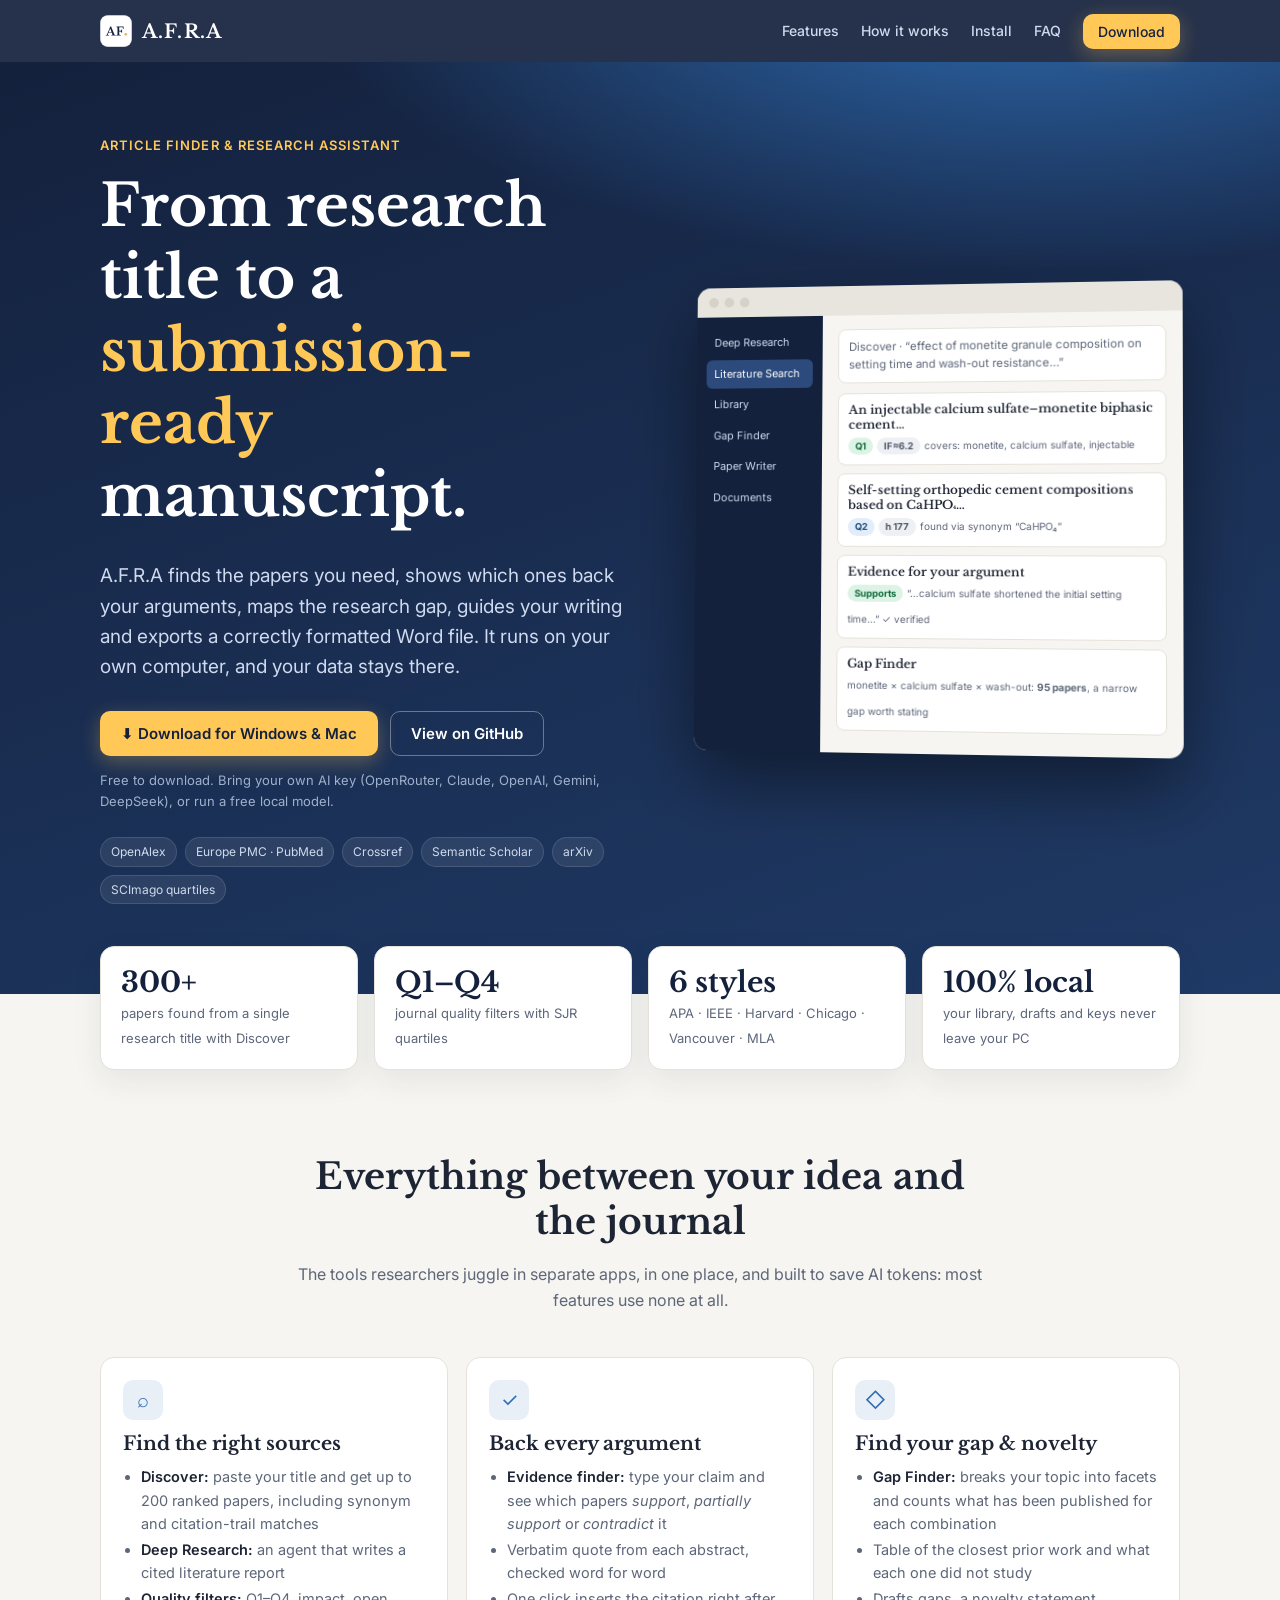
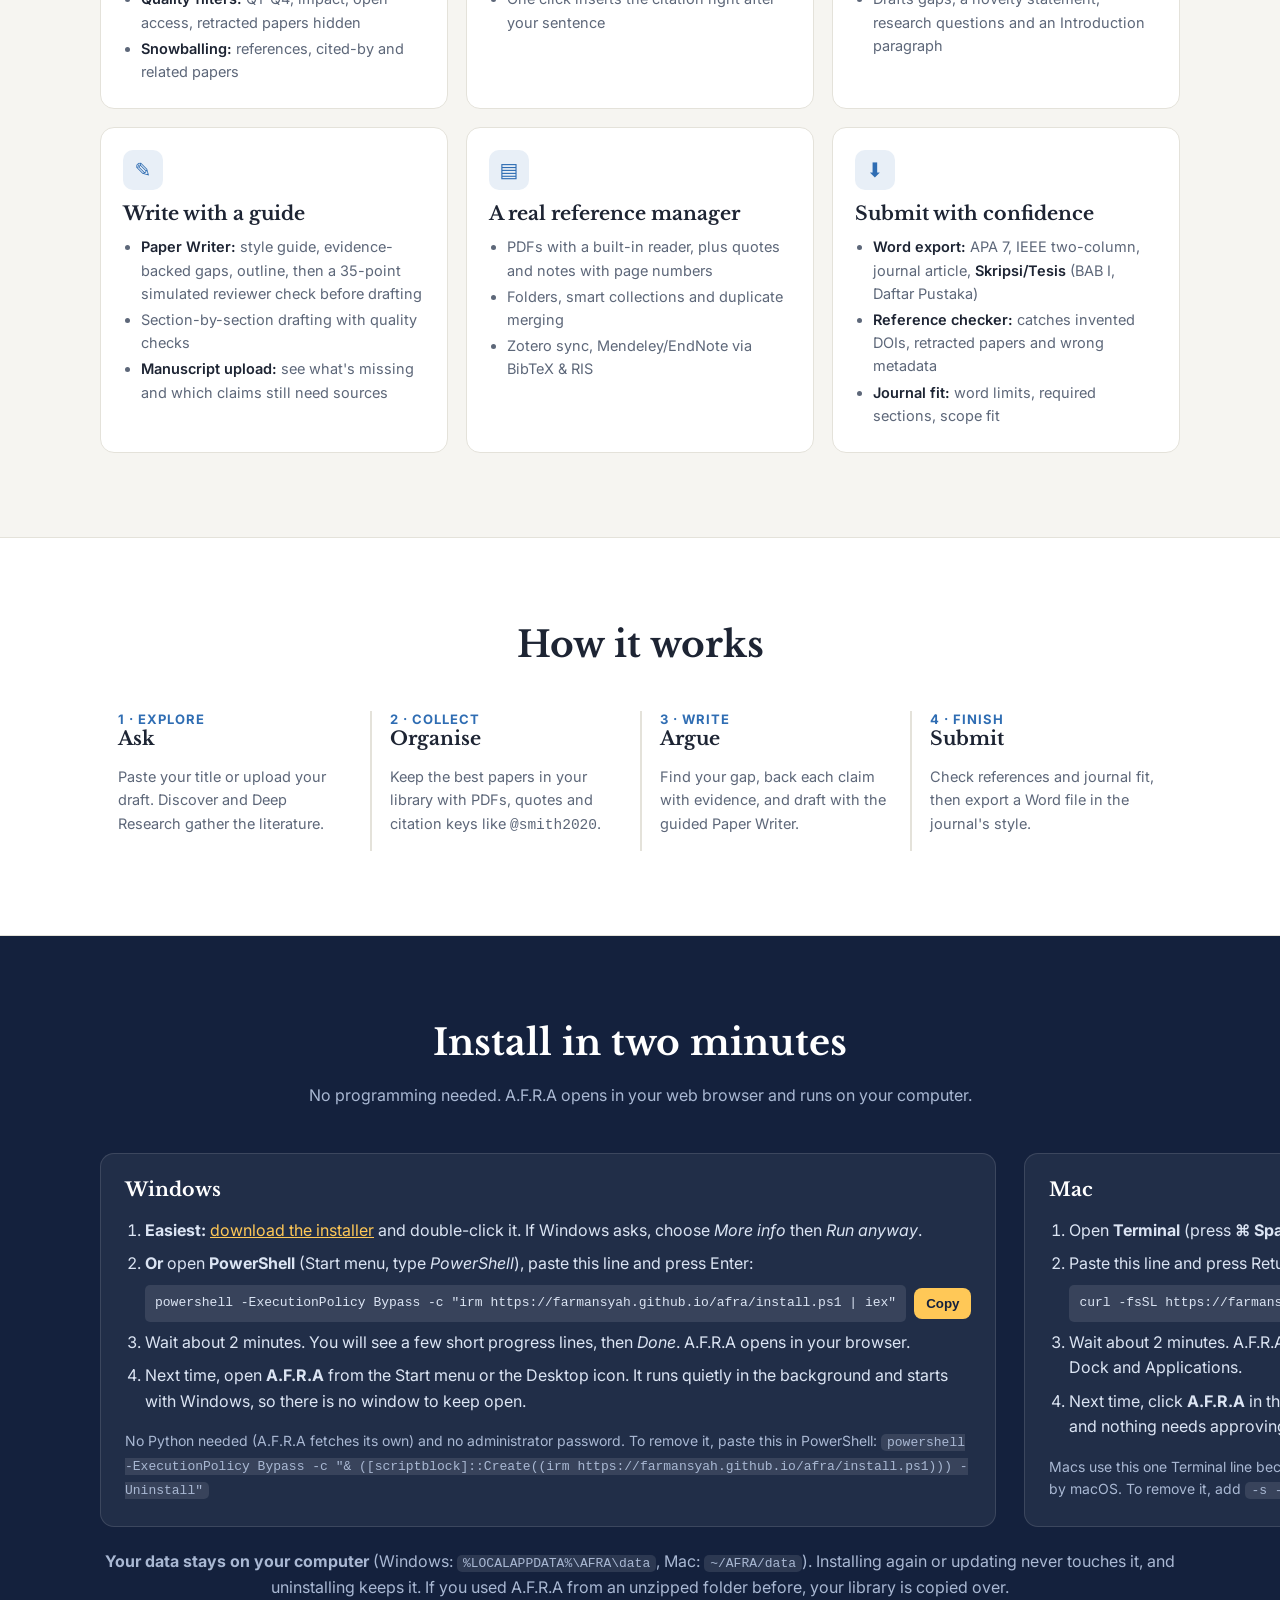
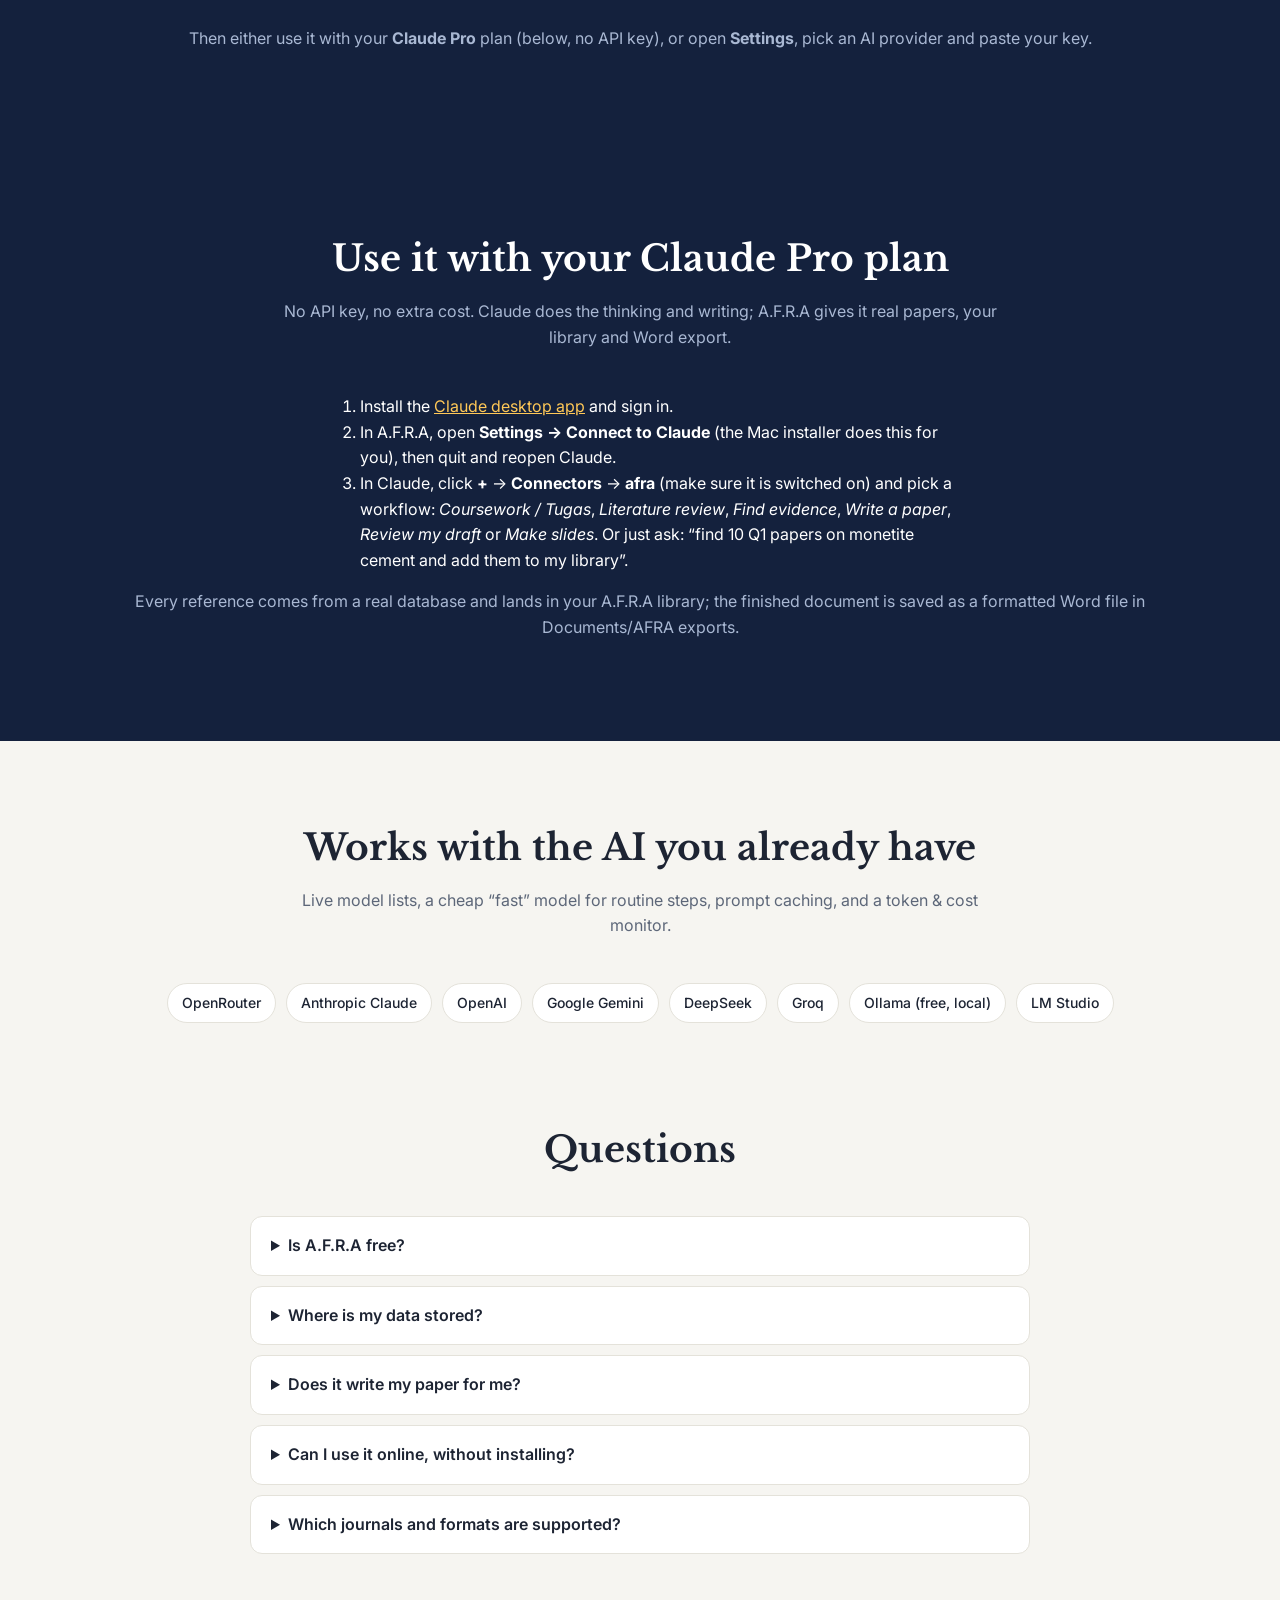
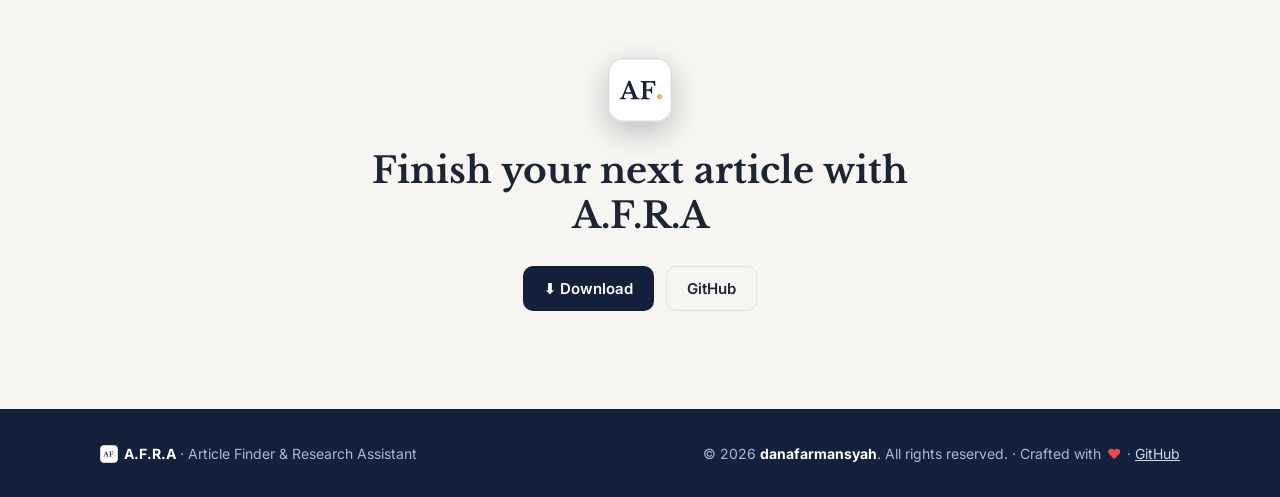
<file: docs/index.html>
<!doctype html>
<html lang="en">
<head>
<meta charset="utf-8">
<meta name="viewport" content="width=device-width, initial-scale=1">
<title>A.F.R.A – Article Finder & Research Assistant</title>
<meta name="description" content="A.F.R.A takes academic researchers from a research title to a submission-ready Word manuscript: source discovery, evidence for your arguments, gap finding, a guided paper writer and journal-ready formatting. Runs on your own computer.">
<meta property="og:title" content="A.F.R.A – Article Finder & Research Assistant">
<meta property="og:description" content="From research title to submission-ready manuscript, on your own computer.">
<meta property="og:type" content="website">
<link rel="icon" type="image/svg+xml" href="favicon.svg">
<link rel="preconnect" href="https://fonts.googleapis.com">
<link href="https://fonts.googleapis.com/css2?family=Inter:wght@400;500;600;700&family=Libre+Baskerville:wght@400;700&display=swap" rel="stylesheet">
<style>
  :root {
    --navy: #14213d; --navy-2: #1f3a66; --blue: #2f6db3; --gold: #ffc857; --ink: #1d2433; --muted: #5d6779;
    --bg: #f6f5f1; --card: #ffffff; --line: #e4e2da; --ok: #1e7b4f;
    --serif: "Libre Baskerville", Georgia, serif; --sans: Inter, "Segoe UI", system-ui, sans-serif;
  }
  * { box-sizing: border-box; }
  html { scroll-behavior: smooth; }
  body { margin: 0; font: 16px/1.6 var(--sans); color: var(--ink); background: var(--bg); }
  a { color: var(--blue); }
  .wrap { max-width: 1120px; margin: 0 auto; padding: 0 20px; }
  h1, h2, h3 { font-family: var(--serif); font-weight: 700; line-height: 1.25; margin: 0 0 .5em; }
  h2 { font-size: clamp(26px, 3.4vw, 36px); }
  h3 { font-size: 19px; }
  .muted { color: var(--muted); }

  /* nav */
  nav { position: sticky; top: 0; z-index: 10; background: rgba(20, 33, 61, .92); backdrop-filter: blur(8px); }
  nav .wrap { display: flex; align-items: center; justify-content: space-between; height: 62px; }
  .brand { display: flex; align-items: center; gap: 10px; color: #fff; text-decoration: none; font: 700 19px var(--serif); letter-spacing: .06em; }
  .brand img { width: 32px; height: 32px; border-radius: 8px; }
  nav .links { display: flex; gap: 22px; align-items: center; }
  nav .links a { color: #cfdaee; text-decoration: none; font-size: 14px; font-weight: 500; }
  nav .links a:hover { color: #fff; }
  @media (max-width: 760px) { nav .links a:not(.btn) { display: none; } }

  .btn { display: inline-flex; align-items: center; gap: 8px; padding: 12px 20px; border-radius: 10px; font: 600 15px var(--sans);
    text-decoration: none; border: 1px solid transparent; transition: transform .15s, box-shadow .15s; }
  .btn:hover { transform: translateY(-1px); }
  .btn.gold { background: var(--gold); color: var(--navy); box-shadow: 0 6px 20px rgba(255, 200, 87, .3); }
  .btn.ghost { color: #fff; border-color: rgba(255,255,255,.35); }
  .btn.small { padding: 8px 14px; font-size: 14px; }
  .btn.dark { background: var(--navy); color: #fff; }

  /* hero */
  .hero { background: radial-gradient(1200px 500px at 80% -10%, #2f6db3 0%, transparent 60%), linear-gradient(160deg, var(--navy) 0%, var(--navy-2) 100%);
    color: #fff; padding: 70px 0 90px; overflow: hidden; }
  .hero .wrap { display: grid; grid-template-columns: 1.05fr .95fr; gap: 48px; align-items: center; }
  @media (max-width: 900px) { .hero .wrap { grid-template-columns: 1fr; } }
  .eyebrow { display: inline-block; font-size: 13px; font-weight: 600; letter-spacing: .08em; text-transform: uppercase; color: var(--gold); margin-bottom: 14px; }
  .hero h1 { font-size: clamp(36px, 5.4vw, 58px); }
  .hero h1 em { font-style: normal; color: var(--gold); }
  .hero p.lead { font-size: 19px; color: #cfdaee; max-width: 560px; }
  .cta { display: flex; gap: 12px; flex-wrap: wrap; margin: 28px 0 14px; }
  .note { font-size: 13px; color: #9fb0cc; }
  .sources { display: flex; flex-wrap: wrap; gap: 8px; margin-top: 26px; }
  .sources span { font-size: 12px; padding: 4px 10px; border-radius: 99px; background: rgba(255,255,255,.08); color: #cfdaee; border: 1px solid rgba(255,255,255,.12); }

  /* app mock */
  .mock { background: #f6f5f1; border-radius: 14px; box-shadow: 0 30px 70px rgba(0,0,0,.45); overflow: hidden; color: var(--ink); transform: perspective(1400px) rotateY(-6deg) rotateX(2deg); }
  @media (max-width: 900px) { .mock { transform: none; } }
  .mock .bar { height: 30px; background: #e7e5de; display: flex; gap: 6px; align-items: center; padding: 0 12px; }
  .mock .bar i { width: 10px; height: 10px; border-radius: 50%; background: #d5d2c8; display: block; }
  .mock .body { display: grid; grid-template-columns: 130px 1fr; min-height: 330px; }
  .mock .side { background: var(--navy); padding: 12px 10px; }
  .mock .side div { color: #cfdaee; font-size: 11px; padding: 6px 8px; border-radius: 6px; margin-bottom: 2px; }
  .mock .side div.on { background: #2d4a7c; color: #fff; }
  .mock .main { padding: 14px 16px; }
  .mock .q { background: #fff; border: 1px solid var(--line); border-radius: 8px; padding: 8px 10px; font-size: 11.5px; color: var(--muted); margin-bottom: 10px; }
  .mock .r { background: #fff; border: 1px solid var(--line); border-radius: 8px; padding: 8px 10px; margin-bottom: 8px; }
  .mock .r b { font: 600 12px var(--serif); display: block; }
  .mock .r small { font-size: 10px; color: var(--muted); }
  .pill { display: inline-block; font-size: 9.5px; font-weight: 700; padding: 1px 7px; border-radius: 99px; margin-right: 4px; }
  .q1 { background: #dcf3e6; color: #126b3c; } .q2 { background: #e2edfb; color: #1f4e79; } .sup { background: #dcf3e6; color: #126b3c; } .gray { background: #eef0f3; color: #475467; }

  section { padding: 84px 0; }
  .center { text-align: center; max-width: 720px; margin: 0 auto 44px; }

  /* problem/solution stats */
  .stats { display: grid; grid-template-columns: repeat(4, 1fr); gap: 16px; margin-top: -48px; position: relative; }
  @media (max-width: 800px) { .stats { grid-template-columns: 1fr 1fr; } }
  .stat { background: var(--card); border: 1px solid var(--line); border-radius: 14px; padding: 18px 20px; box-shadow: 0 10px 30px rgba(20,33,61,.08); }
  .stat b { font: 700 28px var(--serif); color: var(--navy); display: block; }
  .stat span { font-size: 13px; color: var(--muted); }

  /* features */
  .grid { display: grid; grid-template-columns: repeat(3, 1fr); gap: 18px; }
  @media (max-width: 900px) { .grid { grid-template-columns: 1fr 1fr; } }
  @media (max-width: 600px) { .grid { grid-template-columns: 1fr; } }
  .card { background: var(--card); border: 1px solid var(--line); border-radius: 14px; padding: 22px; }
  .card .ic { width: 40px; height: 40px; border-radius: 10px; display: grid; place-items: center; background: #e8eff7; color: var(--blue); font-size: 20px; margin-bottom: 12px; }
  .card ul { margin: 8px 0 0; padding-left: 18px; color: var(--muted); font-size: 14.5px; }
  .card li { margin: 3px 0; }
  .card li b { color: var(--ink); font-weight: 600; }

  /* workflow */
  .flow { display: grid; grid-template-columns: repeat(4, 1fr); gap: 0; counter-reset: s; }
  @media (max-width: 800px) { .flow { grid-template-columns: 1fr 1fr; gap: 14px; } }
  .step { padding: 0 18px; border-left: 2px solid var(--line); }
  .step:first-child { border-left: 0; }
  .step .n { font: 700 13px var(--sans); color: var(--blue); letter-spacing: .08em; }
  .step p { color: var(--muted); font-size: 14.5px; }

  /* band */
  .band { background: var(--navy); color: #fff; }
  .band .muted { color: #a9b8d3; }
  .two { display: grid; grid-template-columns: 1fr 1fr; gap: 28px; }
  @media (max-width: 800px) { .two { grid-template-columns: 1fr; } }
  .os { background: rgba(255,255,255,.06); border: 1px solid rgba(255,255,255,.12); border-radius: 14px; padding: 24px; }
  .os ol { padding-left: 20px; color: #dbe4f3; }
  .os li { margin: 8px 0; }
  .os code, .band code { background: rgba(255,255,255,.1); padding: 1px 6px; border-radius: 5px; font-size: 13px; }

  .chips { display: flex; flex-wrap: wrap; gap: 10px; justify-content: center; }
  .chips span { background: var(--card); border: 1px solid var(--line); border-radius: 99px; padding: 8px 14px; font-size: 14px; font-weight: 500; }

  details { background: var(--card); border: 1px solid var(--line); border-radius: 12px; padding: 16px 20px; margin-bottom: 10px; }
  summary { cursor: pointer; font-weight: 600; }
  details p { color: var(--muted); margin: 10px 0 0; }

  footer { background: var(--navy); color: #a9b8d3; padding: 34px 0; font-size: 14px; }
  footer .wrap { display: flex; justify-content: space-between; flex-wrap: wrap; gap: 14px; align-items: center; }
  footer a { color: #cfdaee; }
  .heart { color: #e5484d; }
  .dedi-heart { background: none; border: 0; padding: 0 2px; font: inherit; color: #e5484d; cursor: pointer; display: inline-block; }
  .dedi-heart:hover, .dedi-heart:focus-visible { animation: beat 1s ease-in-out infinite; outline: none; }
  @keyframes beat { 0%, 100% { transform: scale(1); } 15% { transform: scale(1.3); } 30% { transform: scale(1); } 45% { transform: scale(1.18); } }
  .dedi-wrap { position: fixed; inset: 0; z-index: 50; background: rgba(14, 23, 41, .55); display: grid; place-items: center; padding: 20px; }
  .dedi-wrap[hidden] { display: none; }
  .dedi { background: #fffdf8; color: var(--ink); border-radius: 18px; padding: 30px 26px 24px; max-width: 440px; text-align: center; box-shadow: 0 30px 70px rgba(0,0,0,.35); }
  .dedi img { width: 56px; height: 56px; border-radius: 13px; }
  .dedi h2 { font-size: 26px; margin: 14px 0 10px; }
  .dedi p { font-family: var(--serif); font-size: 17px; line-height: 1.7; color: #3d4659; margin: 0 0 12px; }
  .dedi .sig { font-family: var(--serif); font-style: italic; color: var(--muted); margin-bottom: 18px; }

  /* ---------------- phones */
  @media (max-width: 640px) {
    body { font-size: 15.5px; }
    .wrap { padding: 0 16px; }
    nav .wrap { height: 56px; }
    .brand { font-size: 17px; } .brand img { width: 28px; height: 28px; }
    .hero { padding: 36px 0 64px; }
    .hero h1 { font-size: 32px; }
    .hero p.lead { font-size: 16.5px; }
    .cta { flex-direction: column; align-items: stretch; }
    .cta .btn { justify-content: center; }
    .sources { gap: 6px; }
    .mock .body { grid-template-columns: 1fr; min-height: 0; }
    .mock .side { display: none; }
    section { padding: 54px 0; }
    .center { margin-bottom: 28px; }
    .stats { grid-template-columns: 1fr 1fr; gap: 10px; margin-top: -36px; }
    .stat { padding: 14px; } .stat b { font-size: 22px; } .stat span { font-size: 12px; }
    .card { padding: 18px; }
    .flow { grid-template-columns: 1fr; gap: 18px; }
    .step { border-left: 0; border-top: 2px solid var(--line); padding: 14px 0 0; }
    .step:first-child { border-top: 0; padding-top: 0; }
    .os { padding: 18px; }
    .chips span { font-size: 13px; padding: 6px 12px; }
    details { padding: 14px 16px; }
    footer .wrap { flex-direction: column; align-items: flex-start; gap: 8px; }
  }
</style>
</head>
<body>

<nav><div class="wrap">
  <a class="brand" href="#"><img src="favicon.svg" alt="">A.F.R.A</a>
  <div class="links"><a href="#features">Features</a><a href="#how">How it works</a><a href="#install">Install</a><a href="#faq">FAQ</a>
    <a class="btn gold small" href="https://github.com/farmansyah/afra/archive/refs/heads/main.zip">Download</a></div>
</div></nav>

<header class="hero"><div class="wrap">
  <div>
    <span class="eyebrow">Article Finder &amp; Research Assistant</span>
    <h1>From research title to a <em>submission-ready</em> manuscript.</h1>
    <p class="lead">A.F.R.A finds the papers you need, shows which ones back your arguments, maps the research gap, guides your writing and exports a correctly formatted Word file. It runs on your own computer, and your data stays there.</p>
    <div class="cta">
      <a class="btn gold" href="https://github.com/farmansyah/afra/archive/refs/heads/main.zip">⬇ Download for Windows &amp; Mac</a>
      <a class="btn ghost" href="https://github.com/farmansyah/afra">View on GitHub</a>
    </div>
    <div class="note">Free to download. Bring your own AI key (OpenRouter, Claude, OpenAI, Gemini, DeepSeek), or run a free local model.</div>
    <div class="sources"><span>OpenAlex</span><span>Europe PMC · PubMed</span><span>Crossref</span><span>Semantic Scholar</span><span>arXiv</span><span>SCImago quartiles</span></div>
  </div>
  <div class="mock" aria-hidden="true">
    <div class="bar"><i></i><i></i><i></i></div>
    <div class="body">
      <div class="side"><div>Deep Research</div><div class="on">Literature Search</div><div>Library</div><div>Gap Finder</div><div>Paper Writer</div><div>Documents</div></div>
      <div class="main">
        <div class="q">Discover · “effect of monetite granule composition on setting time and wash-out resistance…”</div>
        <div class="r"><b>An injectable calcium sulfate–monetite biphasic cement…</b><small><span class="pill q1">Q1</span><span class="pill gray">IF≈6.2</span>covers: monetite, calcium sulfate, injectable</small></div>
        <div class="r"><b>Self-setting orthopedic cement compositions based on CaHPO₄…</b><small><span class="pill q2">Q2</span><span class="pill gray">h 177</span>found via synonym “CaHPO₄”</small></div>
        <div class="r"><b>Evidence for your argument</b><small><span class="pill sup">Supports</span>“…calcium sulfate shortened the initial setting time…” ✓ verified</small></div>
        <div class="r"><b>Gap Finder</b><small>monetite × calcium sulfate × wash-out: <strong>95 papers</strong>, a narrow gap worth stating</small></div>
      </div>
    </div>
  </div>
</div></header>

<div class="wrap"><div class="stats">
  <div class="stat"><b>300+</b><span>papers found from a single research title with Discover</span></div>
  <div class="stat"><b>Q1–Q4</b><span>journal quality filters with SJR quartiles</span></div>
  <div class="stat"><b>6 styles</b><span>APA · IEEE · Harvard · Chicago · Vancouver · MLA</span></div>
  <div class="stat"><b>100% local</b><span>your library, drafts and keys never leave your PC</span></div>
</div></div>

<section id="features"><div class="wrap">
  <div class="center"><h2>Everything between your idea and the journal</h2><p class="muted">The tools researchers juggle in separate apps, in one place, and built to save AI tokens: most features use none at all.</p></div>
  <div class="grid">
    <div class="card"><div class="ic">⌕</div><h3>Find the right sources</h3><ul>
      <li><b>Discover:</b> paste your title and get up to 200 ranked papers, including synonym and citation-trail matches</li>
      <li><b>Deep Research:</b> an agent that writes a cited literature report</li>
      <li><b>Quality filters:</b> Q1–Q4, impact, open access, retracted papers hidden</li>
      <li><b>Snowballing:</b> references, cited-by and related papers</li></ul></div>
    <div class="card"><div class="ic">✓</div><h3>Back every argument</h3><ul>
      <li><b>Evidence finder:</b> type your claim and see which papers <i>support</i>, <i>partially support</i> or <i>contradict</i> it</li>
      <li>Verbatim quote from each abstract, checked word for word</li>
      <li>One click inserts the citation right after your sentence</li></ul></div>
    <div class="card"><div class="ic">◇</div><h3>Find your gap &amp; novelty</h3><ul>
      <li><b>Gap Finder:</b> breaks your topic into facets and counts what has been published for each combination</li>
      <li>Table of the closest prior work and what each one did not study</li>
      <li>Drafts gaps, a novelty statement, research questions and an Introduction paragraph</li></ul></div>
    <div class="card"><div class="ic">✎</div><h3>Write with a guide</h3><ul>
      <li><b>Paper Writer:</b> style guide, evidence-backed gaps, outline, then a 35-point simulated reviewer check before drafting</li>
      <li>Section-by-section drafting with quality checks</li>
      <li><b>Manuscript upload:</b> see what's missing and which claims still need sources</li></ul></div>
    <div class="card"><div class="ic">▤</div><h3>A real reference manager</h3><ul>
      <li>PDFs with a built-in reader, plus quotes and notes with page numbers</li>
      <li>Folders, smart collections and duplicate merging</li>
      <li>Zotero sync, Mendeley/EndNote via BibTeX &amp; RIS</li></ul></div>
    <div class="card"><div class="ic">⬇</div><h3>Submit with confidence</h3><ul>
      <li><b>Word export:</b> APA 7, IEEE two-column, journal article, <b>Skripsi/Tesis</b> (BAB I, Daftar Pustaka)</li>
      <li><b>Reference checker:</b> catches invented DOIs, retracted papers and wrong metadata</li>
      <li><b>Journal fit:</b> word limits, required sections, scope fit</li></ul></div>
  </div>
</div></section>

<section id="how" style="background:#fff;border-top:1px solid var(--line);border-bottom:1px solid var(--line)"><div class="wrap">
  <div class="center"><h2>How it works</h2></div>
  <div class="flow">
    <div class="step"><div class="n">1 · EXPLORE</div><h3>Ask</h3><p>Paste your title or upload your draft. Discover and Deep Research gather the literature.</p></div>
    <div class="step"><div class="n">2 · COLLECT</div><h3>Organise</h3><p>Keep the best papers in your library with PDFs, quotes and citation keys like <code>@smith2020</code>.</p></div>
    <div class="step"><div class="n">3 · WRITE</div><h3>Argue</h3><p>Find your gap, back each claim with evidence, and draft with the guided Paper Writer.</p></div>
    <div class="step"><div class="n">4 · FINISH</div><h3>Submit</h3><p>Check references and journal fit, then export a Word file in the journal's style.</p></div>
  </div>
</div></section>

<section id="install" class="band"><div class="wrap">
  <div class="center"><h2>Install in two minutes</h2><p class="muted">No programming needed. A.F.R.A opens in your web browser and runs on your computer.</p></div>
  <div class="two">
    <div class="os"><h3>Windows</h3><ol>
      <li><b>Easiest:</b> <a href="Install%20A.F.R.A%20(Windows).cmd" download style="color:var(--gold)">download the installer</a> and double-click it. If Windows asks, choose <i>More info</i> then <i>Run anyway</i>.</li>
      <li><b>Or</b> open <b>PowerShell</b> (Start menu, type <i>PowerShell</i>), paste this line and press Enter:
        <div style="display:flex;gap:8px;align-items:center;margin:8px 0"><code id="winline" style="flex:1;overflow-x:auto;white-space:nowrap;padding:8px 10px">powershell -ExecutionPolicy Bypass -c &quot;irm https://farmansyah.github.io/afra/install.ps1 | iex&quot;</code><button type="button" onclick="navigator.clipboard.writeText(document.getElementById('winline').textContent);this.textContent='Copied'" style="cursor:pointer;padding:8px 12px;border-radius:8px;border:0;background:var(--gold);color:#14213d;font-weight:600">Copy</button></div></li>
      <li>Wait about 2 minutes. You will see a few short progress lines, then <i>Done</i>. A.F.R.A opens in your browser.</li>
      <li>Next time, open <b>A.F.R.A</b> from the Start menu or the Desktop icon. It runs quietly in the background and starts with Windows, so there is no window to keep open.</li></ol>
      <p class="muted" style="font-size:14px;margin:6px 0 0">No Python needed (A.F.R.A fetches its own) and no administrator password. To remove it, paste this in PowerShell: <code style="word-break:break-all">powershell -ExecutionPolicy Bypass -c "&amp; ([scriptblock]::Create((irm https://farmansyah.github.io/afra/install.ps1))) -Uninstall"</code></p></div>
    <div class="os"><h3>Mac</h3><ol>
      <li>Open <b>Terminal</b> (press <b>&#8984; Space</b>, type <i>Terminal</i>, press Return).</li>
      <li>Paste this line and press Return:
        <div style="display:flex;gap:8px;align-items:center;margin:8px 0"><code id="macline" style="flex:1;overflow-x:auto;white-space:nowrap;padding:8px 10px">curl -fsSL https://farmansyah.github.io/afra/install.sh | bash</code><button type="button" onclick="navigator.clipboard.writeText(document.getElementById('macline').textContent);this.textContent='Copied'" style="cursor:pointer;padding:8px 12px;border-radius:8px;border:0;background:var(--gold);color:#14213d;font-weight:600">Copy</button></div></li>
      <li>Wait about 2 minutes. A.F.R.A opens in your browser and appears in your Dock and Applications.</li>
      <li>Next time, click <b>A.F.R.A</b> in the Dock. It starts with your Mac, updates itself, and nothing needs approving in Privacy &amp; Security.</li></ol>
      <p class="muted" style="font-size:14px;margin:6px 0 0">Macs use this one Terminal line because a downloaded double-click file would be blocked by macOS. To remove it, add <code>-s -- --uninstall</code> after <code>bash</code>.</p></div>
  </div>
  <p class="muted" style="text-align:center;margin-top:22px"><b>Your data stays on your computer</b> (Windows: <code>%LOCALAPPDATA%\AFRA\data</code>, Mac: <code>~/AFRA/data</code>). Installing again or updating never touches it, and uninstalling keeps it. If you used A.F.R.A from an unzipped folder before, your library is copied over.</p>
  <p class="muted" style="text-align:center;margin-top:26px">Then either use it with your <b>Claude Pro</b> plan (below, no API key), or open <b>Settings</b>, pick an AI provider and paste your key.</p>
</div></section>

<section id="claude" class="band"><div class="wrap">
  <div class="center"><h2>Use it with your Claude Pro plan</h2><p class="muted">No API key, no extra cost. Claude does the thinking and writing; A.F.R.A gives it real papers, your library and Word export.</p></div>
  <ol style="max-width:640px;margin:0 auto">
    <li>Install the <a href="https://claude.ai/download" style="color:var(--gold)">Claude desktop app</a> and sign in.</li>
    <li>In A.F.R.A, open <b>Settings → Connect to Claude</b> (the Mac installer does this for you), then quit and reopen Claude.</li>
    <li>In Claude, click <b>+</b> → <b>Connectors</b> → <b>afra</b> (make sure it is switched on) and pick a workflow: <i>Coursework / Tugas</i>, <i>Literature review</i>, <i>Find evidence</i>, <i>Write a paper</i>, <i>Review my draft</i> or <i>Make slides</i>. Or just ask: “find 10 Q1 papers on monetite cement and add them to my library”.</li></ol>
  <p class="muted" style="text-align:center">Every reference comes from a real database and lands in your A.F.R.A library; the finished document is saved as a formatted Word file in Documents/AFRA exports.</p>
</div></section>

<section><div class="wrap">
  <div class="center"><h2>Works with the AI you already have</h2><p class="muted">Live model lists, a cheap “fast” model for routine steps, prompt caching, and a token &amp; cost monitor.</p></div>
  <div class="chips"><span>OpenRouter</span><span>Anthropic Claude</span><span>OpenAI</span><span>Google Gemini</span><span>DeepSeek</span><span>Groq</span><span>Ollama (free, local)</span><span>LM Studio</span></div>
</div></section>

<section id="faq" style="padding-top:20px"><div class="wrap" style="max-width:820px">
  <div class="center"><h2>Questions</h2></div>
  <details><summary>Is A.F.R.A free?</summary><p>Yes, the app is free to download and use. AI features use your own API key, so you pay your provider directly (often cents per paper), or use a free local model through Ollama. Literature search, quality filters, snowballing, the reference checker and many more features use no AI at all.</p></details>
  <details><summary>Where is my data stored?</summary><p>Only on your computer, in A.F.R.A's <code>data</code> folder: your library, PDFs, drafts and API keys. It makes automatic backups every 6 hours and before anything is deleted. Only your search queries go to the scholarly databases, and only your prompts go to the AI provider you choose.</p></details>
  <details><summary>Does it write my paper for me?</summary><p>It assists. It finds and organises evidence, checks quality and drafts text you then revise. You stay the author, and A.F.R.A never invents data or results. Its similarity check flags wording that's too close to your sources, so you can rewrite it in your own words.</p></details>
  <details><summary>Can I use it online, without installing?</summary><p>Not at the moment. A.F.R.A runs on your own computer so that your unpublished work stays private. This website is its homepage.</p></details>
  <details><summary>Which journals and formats are supported?</summary><p>Word export with APA 7, IEEE (two-column), a general journal-article layout, a research-report layout and the Indonesian Skripsi/Tesis format. References in APA, IEEE, Harvard, Chicago, Vancouver or MLA. The Journal fit checker reads any journal's author guidelines.</p></details>
</div></section>

<section style="padding-top:10px"><div class="wrap center" style="margin-bottom:0">
  <img src="favicon.svg" alt="" style="width:64px;height:64px;border-radius:15px;box-shadow:0 10px 30px rgba(20,33,61,.25)">
  <h2 style="margin-top:18px">Finish your next article with A.F.R.A</h2>
  <div class="cta" style="justify-content:center"><a class="btn dark" href="https://github.com/farmansyah/afra/archive/refs/heads/main.zip">⬇ Download</a><a class="btn" style="border-color:var(--line);color:var(--ink)" href="https://github.com/farmansyah/afra">GitHub</a></div>
</div></section>

<footer><div class="wrap">
  <div><img src="favicon.svg" alt="" style="width:18px;height:18px;border-radius:4px;vertical-align:-4px;margin-right:6px"><b style="color:#fff">A.F.R.A</b> · Article Finder &amp; Research Assistant</div>
  <div>© 2026 <b style="color:#fff">danafarmansyah</b>. All rights reserved. · Crafted with <button class="heart dedi-heart" type="button" title="♥" aria-label="A little note">♥</button> · <a href="https://github.com/farmansyah/afra">GitHub</a></div>
</div></footer>

<div class="dedi-wrap" id="dedi" role="dialog" aria-modal="true" aria-label="For Raina Afra" hidden>
  <div class="dedi"><img src="favicon.svg" alt=""><h2>For Raina Afra</h2><p>This little app carries your name. I built it so your long research nights feel a little lighter, and so every paper you finish has someone quietly cheering you on.</p><div class="sig">— Dana</div>
    <button type="button" class="btn dark small" id="dediClose">Close</button></div>
</div>
<script>
  (function () {
    var box = document.getElementById("dedi");
    document.querySelectorAll(".dedi-heart").forEach(function (h) { h.addEventListener("click", function () { box.hidden = false; }); });
    box.addEventListener("click", function (e) { if (e.target === box || e.target.id === "dediClose") box.hidden = true; });
    document.addEventListener("keydown", function (e) { if (e.key === "Escape") box.hidden = true; });
  })();
</script>
<script src="heartbeat.js"></script>
</body>
</html>
</file>
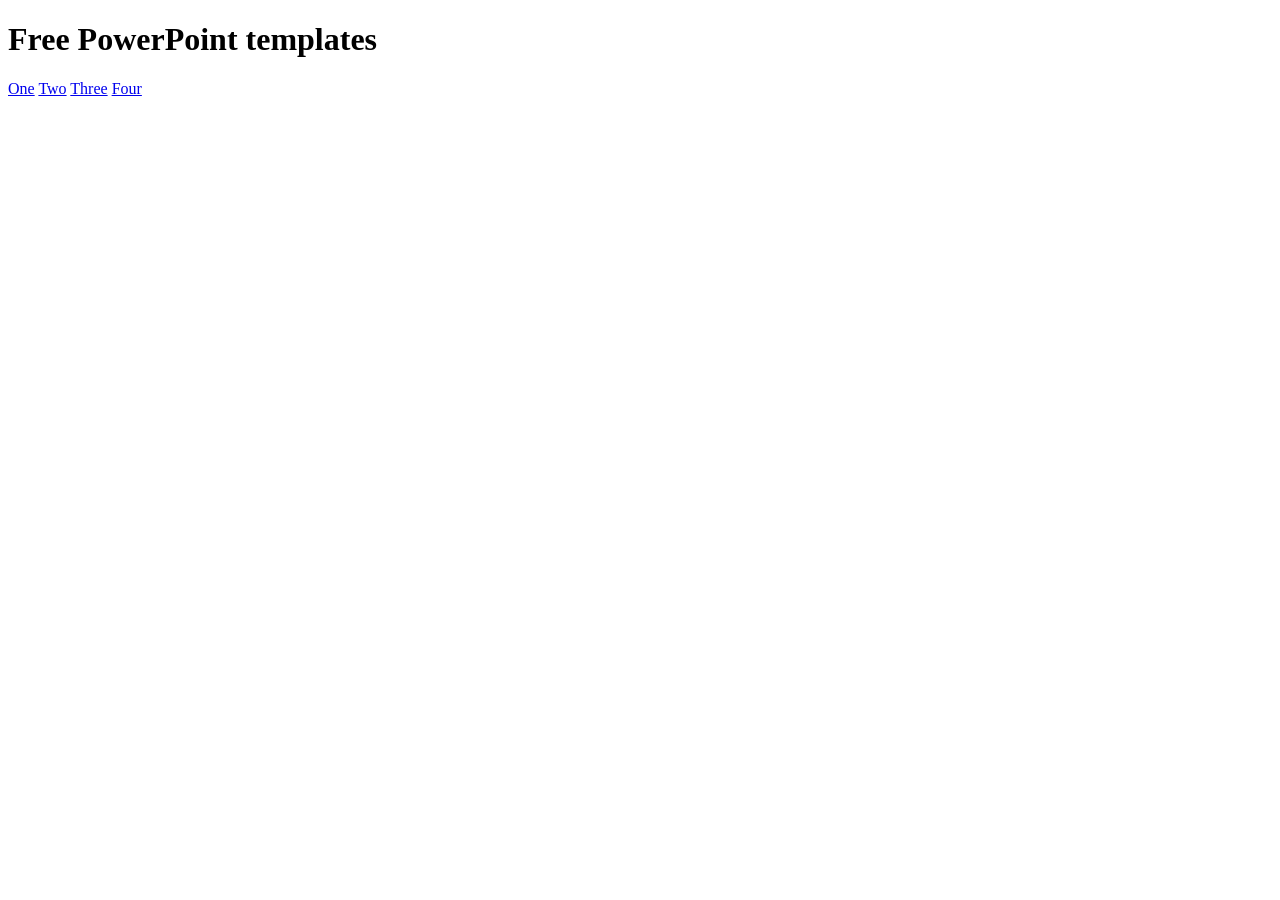
<file: tests/fixtures/microsoft_listing.html>
<!doctype html><html><head><title>Free PowerPoint presentation templates | Microsoft Create</title></head><body><h1>Free PowerPoint templates</h1>
<a href="https://view.officeapps.live.com/op/view.aspx?src=https%3A%2F%2Fcdn.example-ms.test%2Fa%2Ft1.pptx">One</a>
<a href="https://view.officeapps.live.com/op/view.aspx?src=https%3A%2F%2Fcdn.example-ms.test%2Fa%2Ft2.pptx">Two</a>
<a href="https://view.officeapps.live.com/op/view.aspx?src=https%3A%2F%2Fcdn.example-ms.test%2Fa%2Ft3.pptx">Three</a>
<a href="https://view.officeapps.live.com/op/view.aspx?src=https%3A%2F%2Fcdn.example-ms.test%2Fa%2Ft4.pptx">Four</a>
</body></html>
</file>
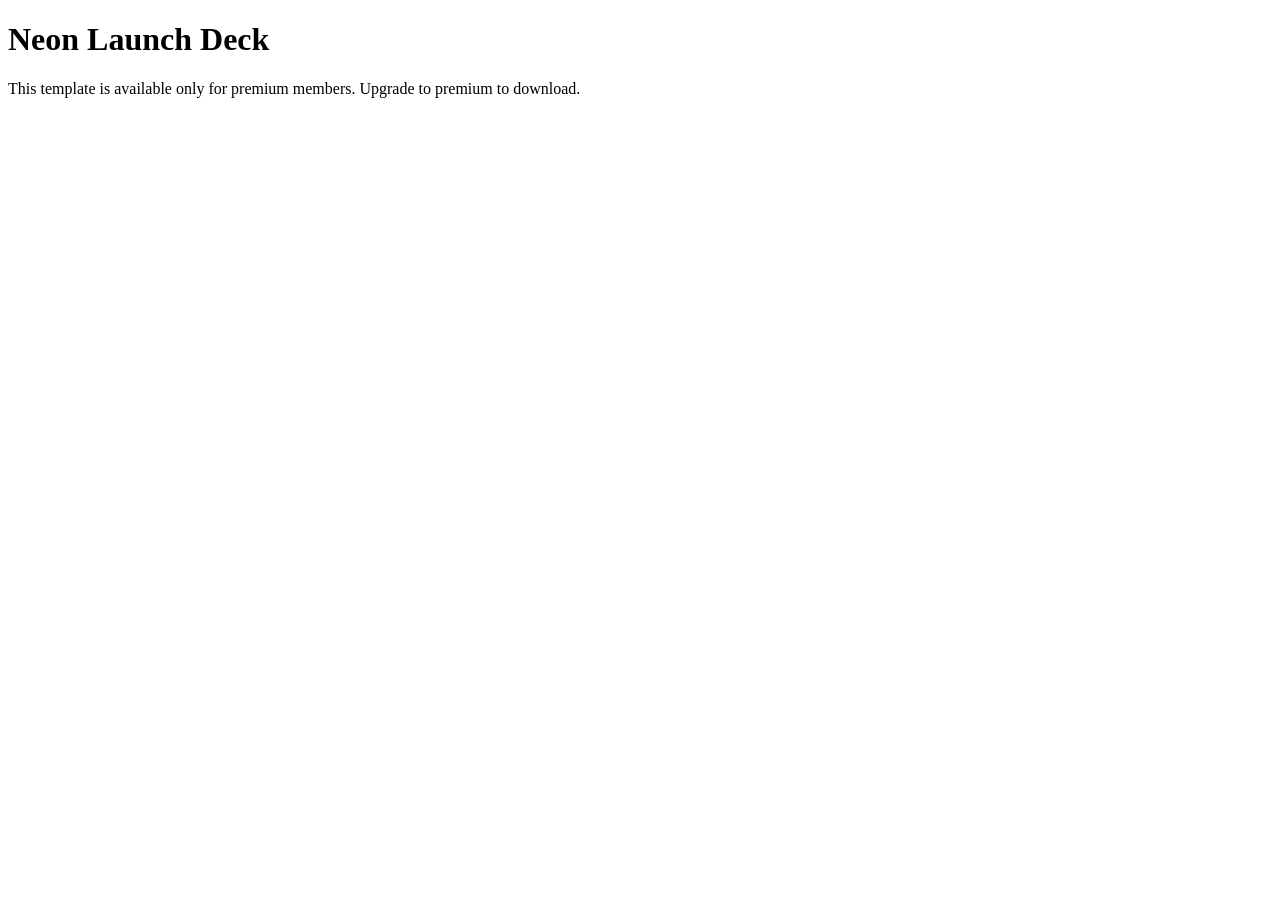
<file: tests/fixtures/paid_text.html>
<!doctype html><html><head><title>Neon Launch Deck</title></head><body><h1>Neon Launch Deck</h1>
<p>This template is available only for premium members. Upgrade to premium to download.</p></body></html>
</file>
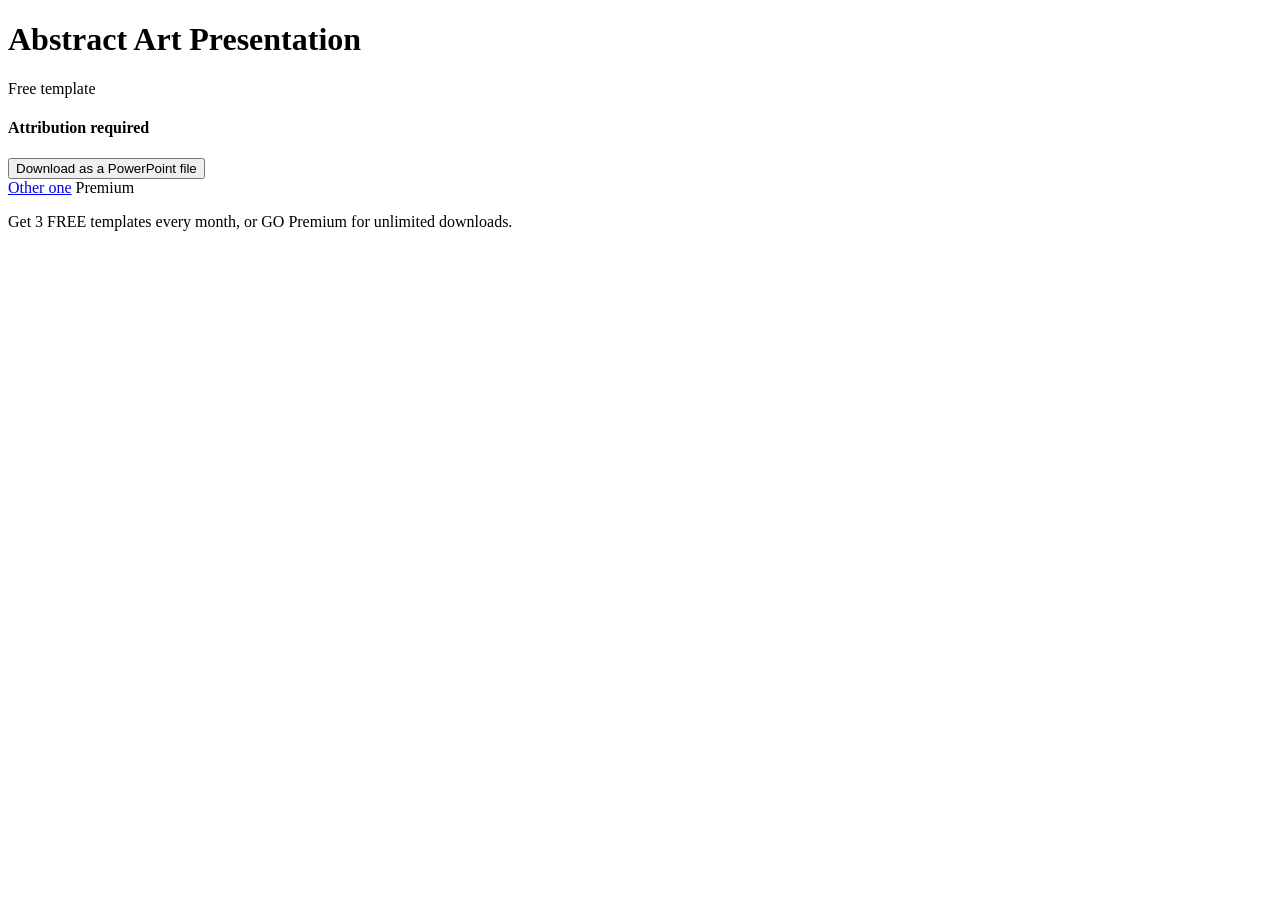
<file: tests/fixtures/slidesgo_free.html>
<!doctype html><html><head><title>Abstract Art Presentation</title>
<meta property="og:title" content="Abstract Art Presentation"><meta property="og:image" content="https://cdn.example-slides.test/abstract-art/cover.jpg"></head>
<body><h1>Abstract Art Presentation</h1>
<p>Free template</p><h4>Attribution required</h4>
<button @click='downloadSlide("pptx");'>Download as a PowerPoint file</button>
<div class="premium-resource"><a href="https://slidesgo.com/theme/other-one">Other one</a> Premium</div>
<p>Get 3 FREE templates every month, or GO Premium for unlimited downloads.</p>
<script>window.slg = {userType: 'anonymous'}; extraParams = {"content_group":"resource_detail","content_type":"free"};
var related = ['https://slidesgo.com/theme/abstract-art/download','https://slidesgo.com/theme/other-one/download'];</script>
</body></html>
</file>
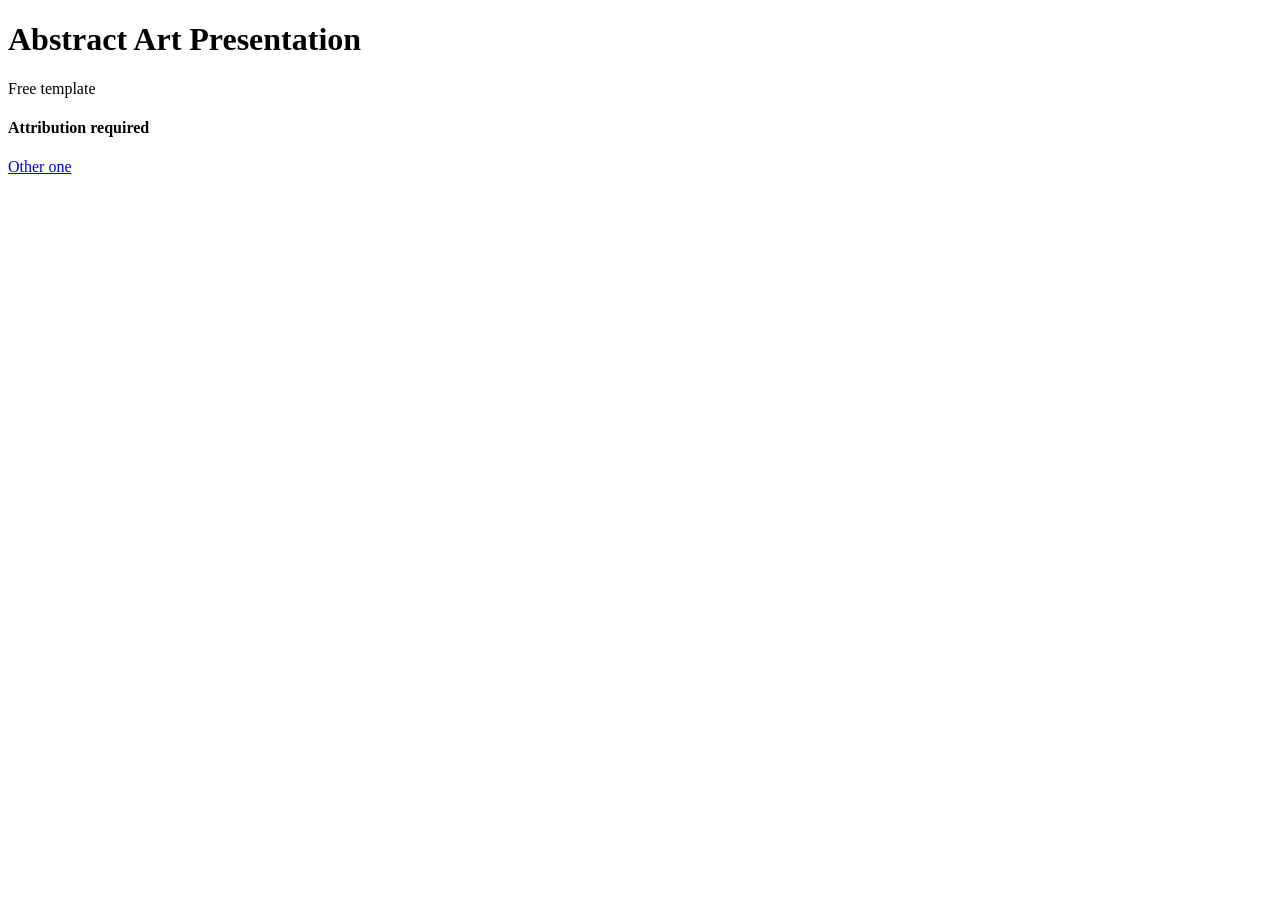
<file: tests/fixtures/slidesgo_free_json.html>
<!doctype html><html><head><title>Abstract Art Presentation</title>
<meta property="og:title" content="Abstract Art Presentation"><meta property="og:image" content="https://cdn.example-slides.test/abstract-art/cover.jpg"></head>
<body><h1>Abstract Art Presentation</h1>
<p>Free template</p><h4>Attribution required</h4>
<script>window.__INITIAL = {"theme":{"slug":"abstract-art","content_type":"free","file":"https:\/\/storage.example-slides.test\/sg\/2020\/abstract-art.pptx","kind":"pptx"}};</script>
<div class="related-themes"><a href="https://slidesgo.com/theme/other-one">Other one</a></div>
<script>var related = ['https://slidesgo.com/theme/abstract-art/download','https://slidesgo.com/theme/other-one/download'];</script>
</body></html>
</file>
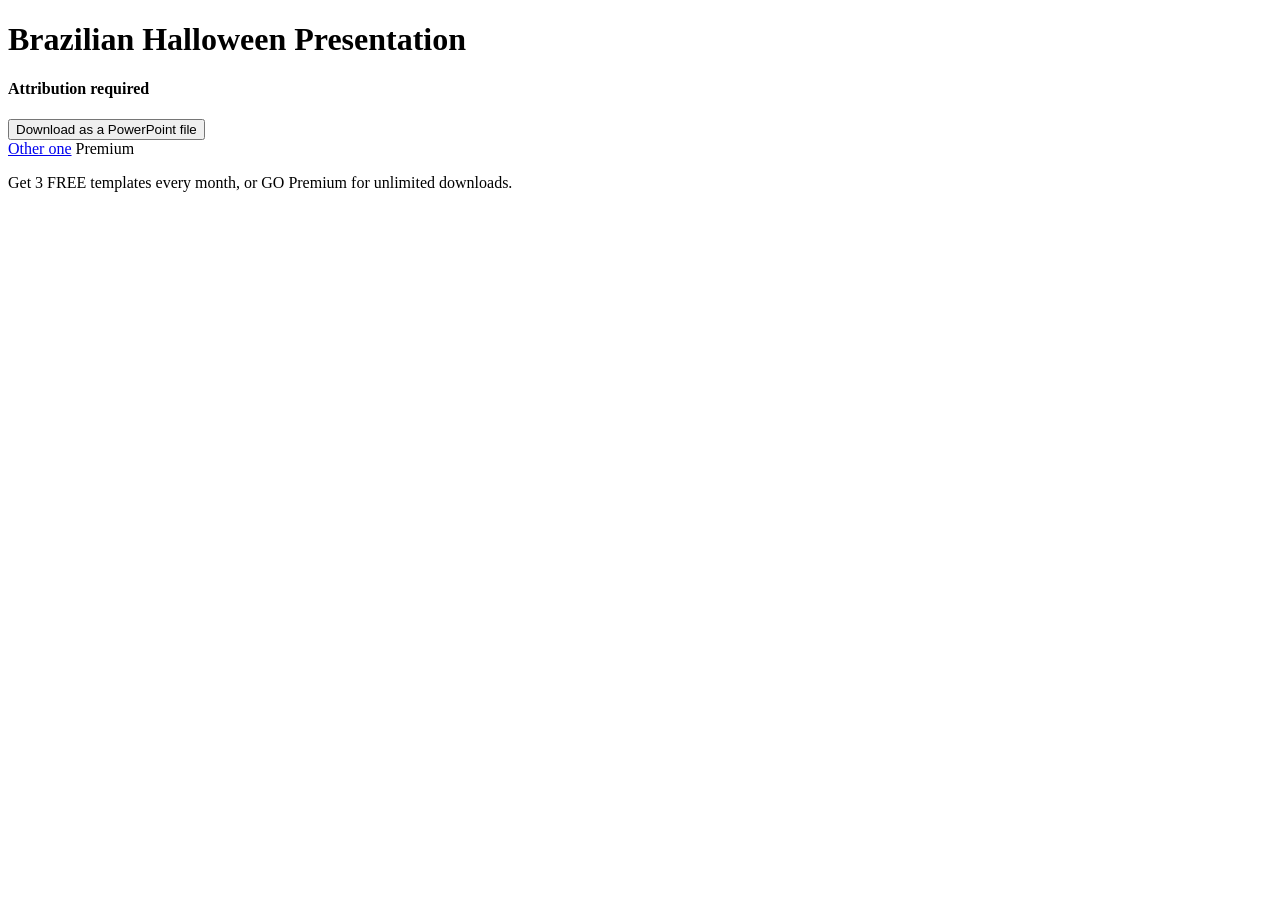
<file: tests/fixtures/slidesgo_premium.html>
<!doctype html><html><head><title>Brazilian Halloween Presentation</title>
<meta property="og:title" content="Brazilian Halloween Presentation"><meta property="og:image" content="https://cdn.example-slides.test/brazilian-halloween/cover.jpg"></head>
<body><h1>Brazilian Halloween Presentation</h1>
<h4>Attribution required</h4>
<button @click='downloadSlide("pptx");'>Download as a PowerPoint file</button>
<div class="premium-resource"><a href="https://slidesgo.com/theme/other-one">Other one</a> Premium</div>
<p>Get 3 FREE templates every month, or GO Premium for unlimited downloads.</p>
<script>window.slg = {userType: 'anonymous'}; extraParams = {"content_group":"resource_detail","content_type":"premium"};
var related = ['https://slidesgo.com/theme/brazilian-halloween/download','https://slidesgo.com/theme/other-one/download'];</script>
</body></html>
</file>
